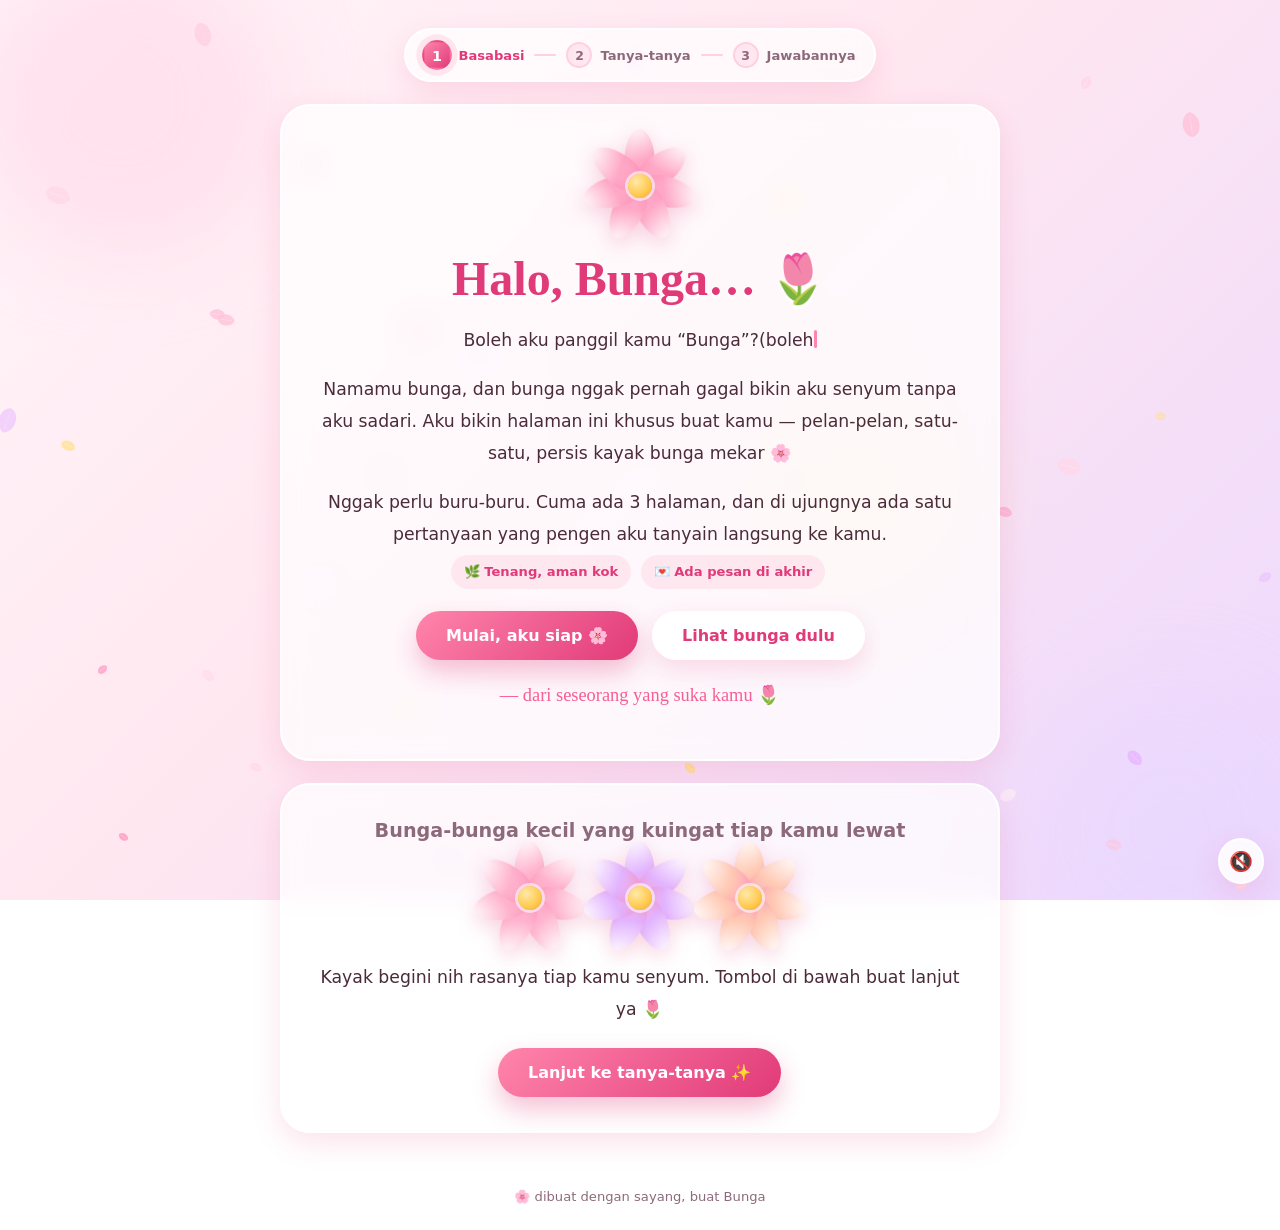
<file: index.html>
<!DOCTYPE html>
<html lang="id">
<head>
<meta charset="UTF-8">
<meta name="viewport" content="width=device-width, initial-scale=1">
<title>Untuk Bunga 🌸 — Halo, kamu ada di sini</title>
<meta name="description" content="Sebuah pesan kecil bunga-bunga untuk Bunga.">
<link rel="icon" href="data:image/svg+xml,<svg xmlns='http://www.w3.org/2000/svg' viewBox='0 0 100 100'><text y='.9em' font-size='90'>🌸</text></svg>">
<link rel="stylesheet" href="assets/css/style.css">
</head>
<body>

<canvas id="petal-canvas"></canvas>
<div class="bg-blooms" id="hearts">
  <div class="blob"></div><div class="blob"></div><div class="blob"></div>
</div>

<div class="page">

  <!-- LANGKAH -->
  <div class="steps">
    <div class="step active"><span class="dot">1</span><span>Basabasi</span></div>
    <div class="step-line"></div>
    <div class="step"><span class="dot">2</span><span>Tanya-tanya</span></div>
    <div class="step-line"></div>
    <div class="step"><span class="dot">3</span><span>Jawabannya</span></div>
  </div>

  <div class="card">
    <div data-flower style="--fsize:110px; margin:0 auto 18px"></div>

    <h1 class="title">Halo, Bunga… 🌷</h1>

    <p class="text typed" data-type="Boleh aku panggil kamu “Bunga”?(boleh banget 🙈) Aku nggak suka bunga yang dipetik, lho."></p>

    <p class="text">
      Namamu bunga, dan bunga nggak pernah gagal bikin aku senyum
      tanpa aku sadari. Aku bikin halaman ini khusus buat kamu — pelan-pelan,
      satu-satu, persis kayak bunga mekar 🌸
    </p>

    <p class="text">
      Nggak perlu buru-buru. Cuma ada 3 halaman, dan di ujungnya ada satu
      pertanyaan yang pengen aku tanyain langsung ke kamu.
      <span class="chip">🌿 Tenang, aman kok</span>
      <span class="chip">💌 Ada pesan di akhir</span>
    </p>

    <div class="btn-row">
      <a class="btn" href="pertanyaan.html">Mulai, aku siap 🌸</a>
      <a class="btn soft" href="#bunga">Lihat bunga dulu</a>
    </div>

    <p class="signature" style="margin-top:24px">— dari seseorang yang suka kamu 🌷</p>
  </div>

  <div class="card" id="bunga">
    <h2 class="subtitle">Bunga-bunga kecil yang kuingat tiap kamu lewat</h2>
    <div style="display:flex;justify-content:center;gap:18px;flex-wrap:wrap;margin-top:10px">
      <div data-flower style="--fsize:86px; --pc:#ffb3cd"></div>
      <div data-flower style="--fsize:64px; --pc:#e2b3ff; animation-delay:.3s"></div>
      <div data-flower style="--fsize:100px; --pc:#ffc9b3; animation-delay:.6s"></div>
    </div>
    <p class="text" style="margin-top:18px">
      Kayak begini nih rasanya tiap kamu senyum. Tombol di bawah buat lanjut ya 🌷
    </p>
    <div class="btn-row">
      <a class="btn" href="pertanyaan.html">Lanjut ke tanya-tanya ✨</a>
    </div>
  </div>

</div>

<footer>🌸 dibuat dengan sayang, buat Bunga</footer>
<button class="sound-btn" id="soundBtn" title="Putar suara lembut">🔇</button>

<script src="assets/js/bunga.js"></script>
<script src="assets/js/main.js"></script>
</body>
</html>
</file>
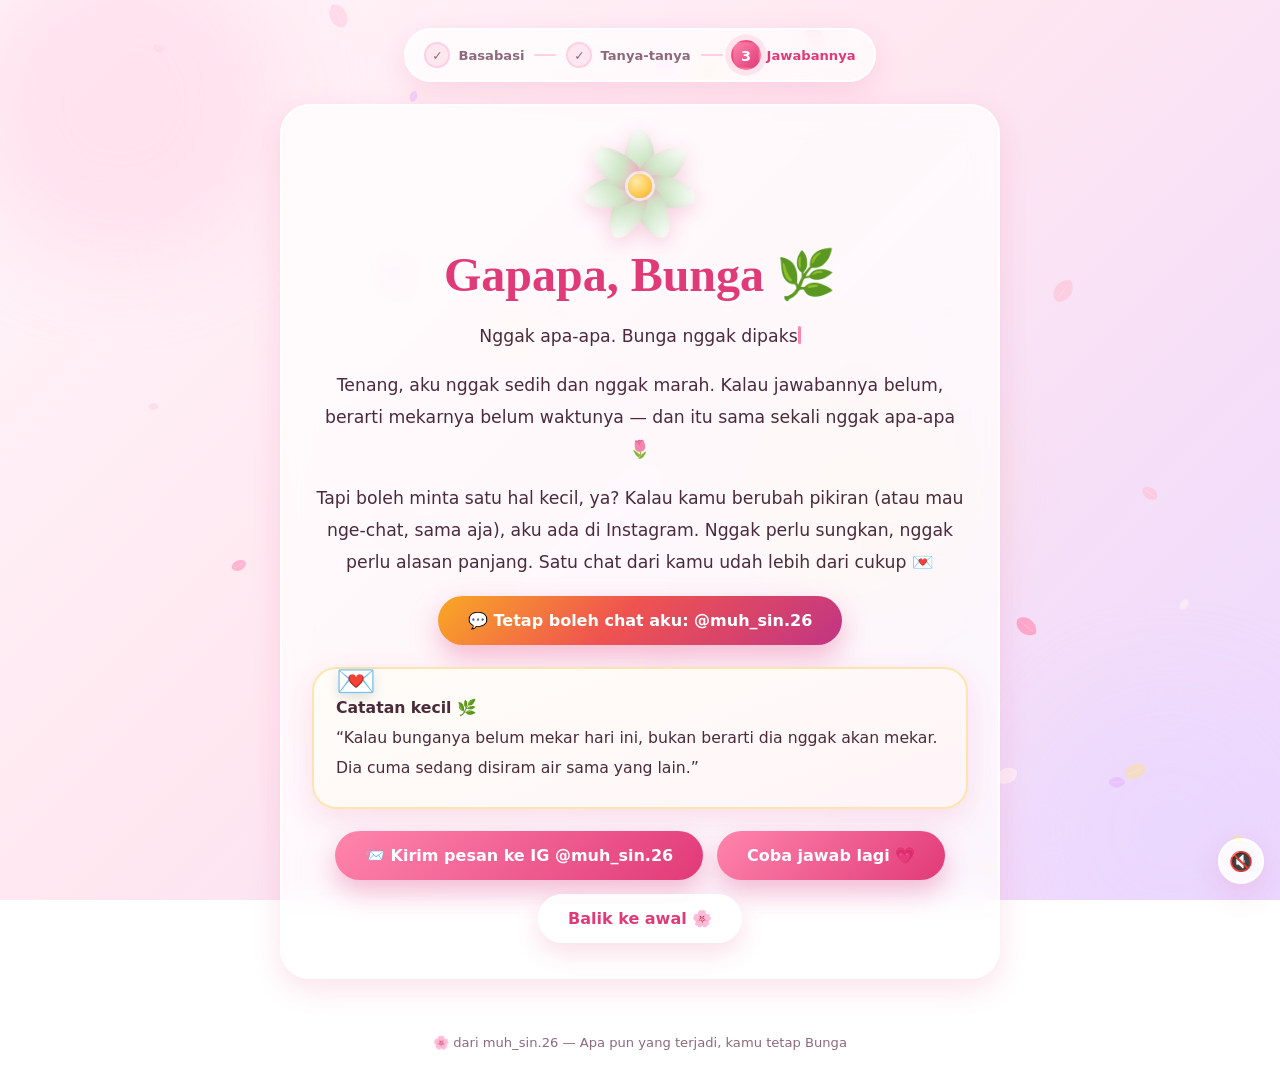
<file: belum.html>
<!DOCTYPE html>
<html lang="id">
<head>
<meta charset="UTF-8">
<meta name="viewport" content="width=device-width, initial-scale=1">
<title>Gapapa, Bunga 🌿</title>
<link rel="icon" href="data:image/svg+xml,<svg xmlns='http://www.w3.org/2000/svg' viewBox='0 0 100 100'><text y='.9em' font-size='90'>🌿</text></svg>">
<link rel="stylesheet" href="assets/css/style.css">
</head>
<body>

<canvas id="petal-canvas"></canvas>
<div class="bg-blooms" id="hearts">
  <div class="blob"></div><div class="blob"></div><div class="blob"></div>
</div>

<div class="page">

  <div class="steps">
    <div class="step"><span class="dot">✓</span><span>Basabasi</span></div>
    <div class="step-line"></div>
    <div class="step"><span class="dot">✓</span><span>Tanya-tanya</span></div>
    <div class="step-line"></div>
    <div class="step active"><span class="dot">3</span><span>Jawabannya</span></div>
  </div>

  <div class="card">
    <div data-flower style="--fsize:90px; --pc:#cfe7c8; margin:0 auto 14px"></div>

    <h1 class="title">Gapapa, Bunga 🌿</h1>

    <p class="text typed" data-type="Nggak apa-apa. Bunga nggak dipaksa mekar, dan aku nggak akan maksa kamu."></p>

    <p class="text">
      Tenang, aku nggak sedih dan nggak marah. Kalau jawabannya belum,
      berarti mekarnya belum waktunya — dan itu sama sekali nggak apa-apa 🌷
    </p>

    <p class="text">
      Tapi boleh minta satu hal kecil, ya? Kalau kamu berubah pikiran
      (atau mau nge-chat, sama aja), aku ada di Instagram. Nggak perlu sungkan,
      nggak perlu alasan panjang. Satu chat dari kamu udah lebih dari cukup 💌
    </p>

    <a class="btn ig" href="https://instagram.com/muh_sin.26" target="_blank" rel="noopener">
      💬 Tetap boleh chat aku: @muh_sin.26
    </a>

    <div class="letter">
      <b>Catatan kecil 🌿</b><br>
      “Kalau bunganya belum mekar hari ini, bukan berarti dia nggak akan mekar.<br>
      Dia cuma sedang disiram air sama yang lain.”
    </div>

    <div class="btn-row">
      <a class="btn" href="pesan.html?j=belum">📨 Kirim pesan ke IG @muh_sin.26</a>
      <a class="btn" href="janji.html">Coba jawab lagi 💗</a>
      <a class="btn soft" href="index.html">Balik ke awal 🌸</a>
    </div>
  </div>

</div>

<footer>🌸 dari muh_sin.26 — Apa pun yang terjadi, kamu tetap Bunga</footer>
<button class="sound-btn" id="soundBtn" title="Putar suara lembut">🔇</button>

<script src="assets/js/bunga.js"></script>
<script src="assets/js/main.js"></script>
</body>
</html>
</file>
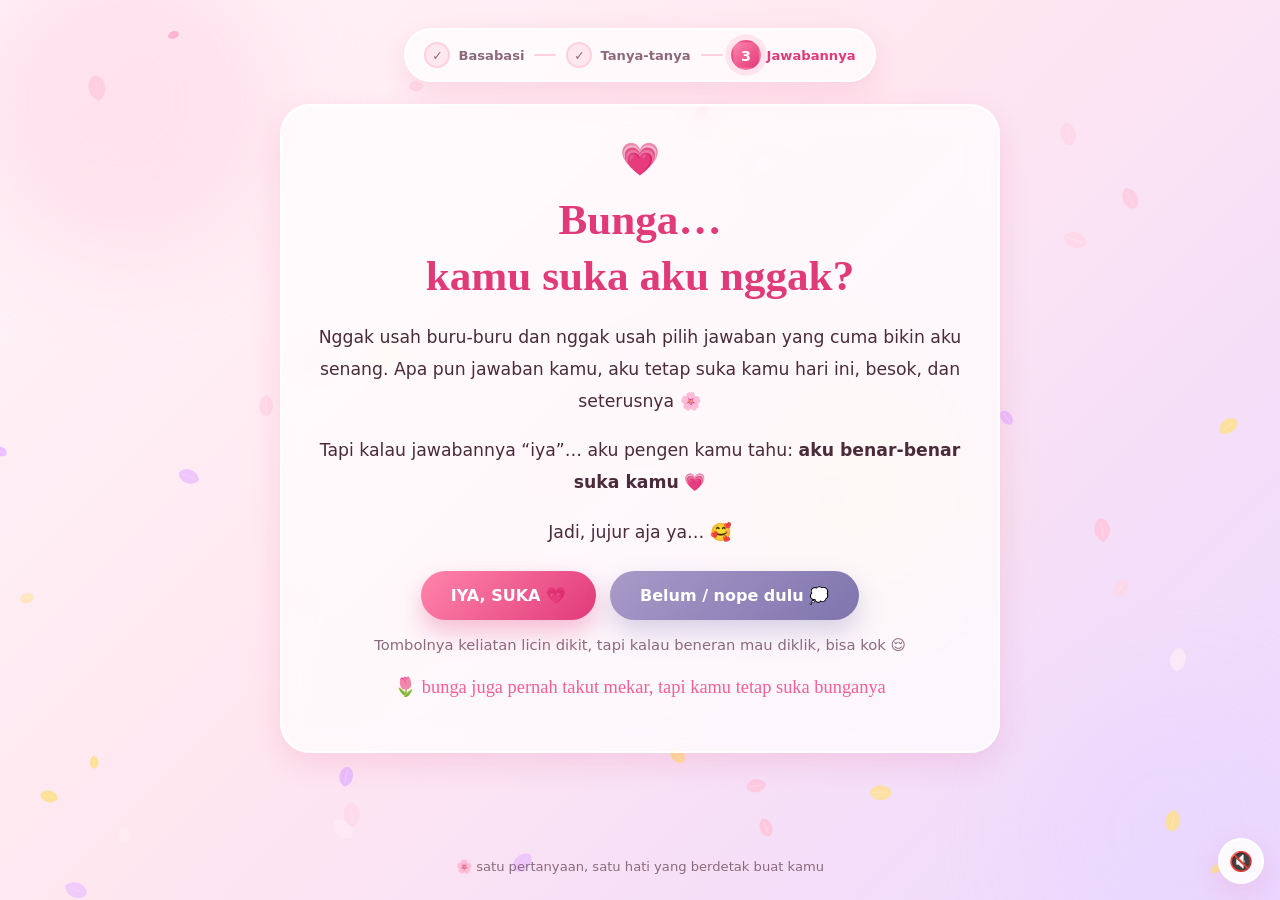
<file: janji.html>
<!DOCTYPE html>
<html lang="id">
<head>
<meta charset="UTF-8">
<meta name="viewport" content="width=device-width, initial-scale=1">
<title>Bunga, aku suka kamu 💗</title>
<link rel="icon" href="data:image/svg+xml,<svg xmlns='http://www.w3.org/2000/svg' viewBox='0 0 100 100'><text y='.9em' font-size='90'>💗</text></svg>">
<link rel="stylesheet" href="assets/css/style.css">
</head>
<body>

<canvas id="petal-canvas"></canvas>
<div class="bg-blooms" id="hearts">
  <div class="blob"></div><div class="blob"></div><div class="blob"></div>
</div>

<div class="page">

  <div class="steps">
    <div class="step"><span class="dot">✓</span><span>Basabasi</span></div>
    <div class="step-line"></div>
    <div class="step"><span class="dot">✓</span><span>Tanya-tanya</span></div>
    <div class="step-line"></div>
    <div class="step active"><span class="dot">3</span><span>Jawabannya</span></div>
  </div>

  <div class="card">
    <div style="font-size:2rem" class="glow"><span id="heartCounter">💗</span></div>

    <h1 class="big-question" style="margin:14px 0 18px">
      Bunga…<br>kamu suka aku nggak?
    </h1>

    <p class="text">
      Nggak usah buru-buru dan nggak usah pilih jawaban yang cuma bikin
      aku senang. Apa pun jawaban kamu, aku tetap suka kamu hari ini,
      besok, dan seterusnya 🌸
    </p>

    <p class="text">
      Tapi kalau jawabannya “iya”… aku pengen kamu tahu:
      <b>aku benar-benar suka kamu</b> 💗
    </p>

    <p class="text">Jadi, jujur aja ya… 🥰</p>

    <div class="btn-row">
      <a class="btn" href="ya.html">IYA, SUKA 💗</a>
      <button class="btn danger" id="noBtn">Belum / nope dulu 💭</button>
    </div>

    <p class="confetti-note" id="joke">Tombolnya keliatan licin dikit, tapi kalau beneran mau diklik, bisa kok 😌</p>

    <p class="signature" style="margin-top:20px">
      🌷 bunga juga pernah takut mekar, tapi kamu tetap suka bunganya
    </p>
  </div>

</div>

<footer>🌸 satu pertanyaan, satu hati yang berdetak buat kamu</footer>
<button class="sound-btn" id="soundBtn" title="Putar suara lembut">🔇</button>

<script src="assets/js/bunga.js"></script>
<script src="assets/js/main.js"></script>
</body>
</html>
</file>
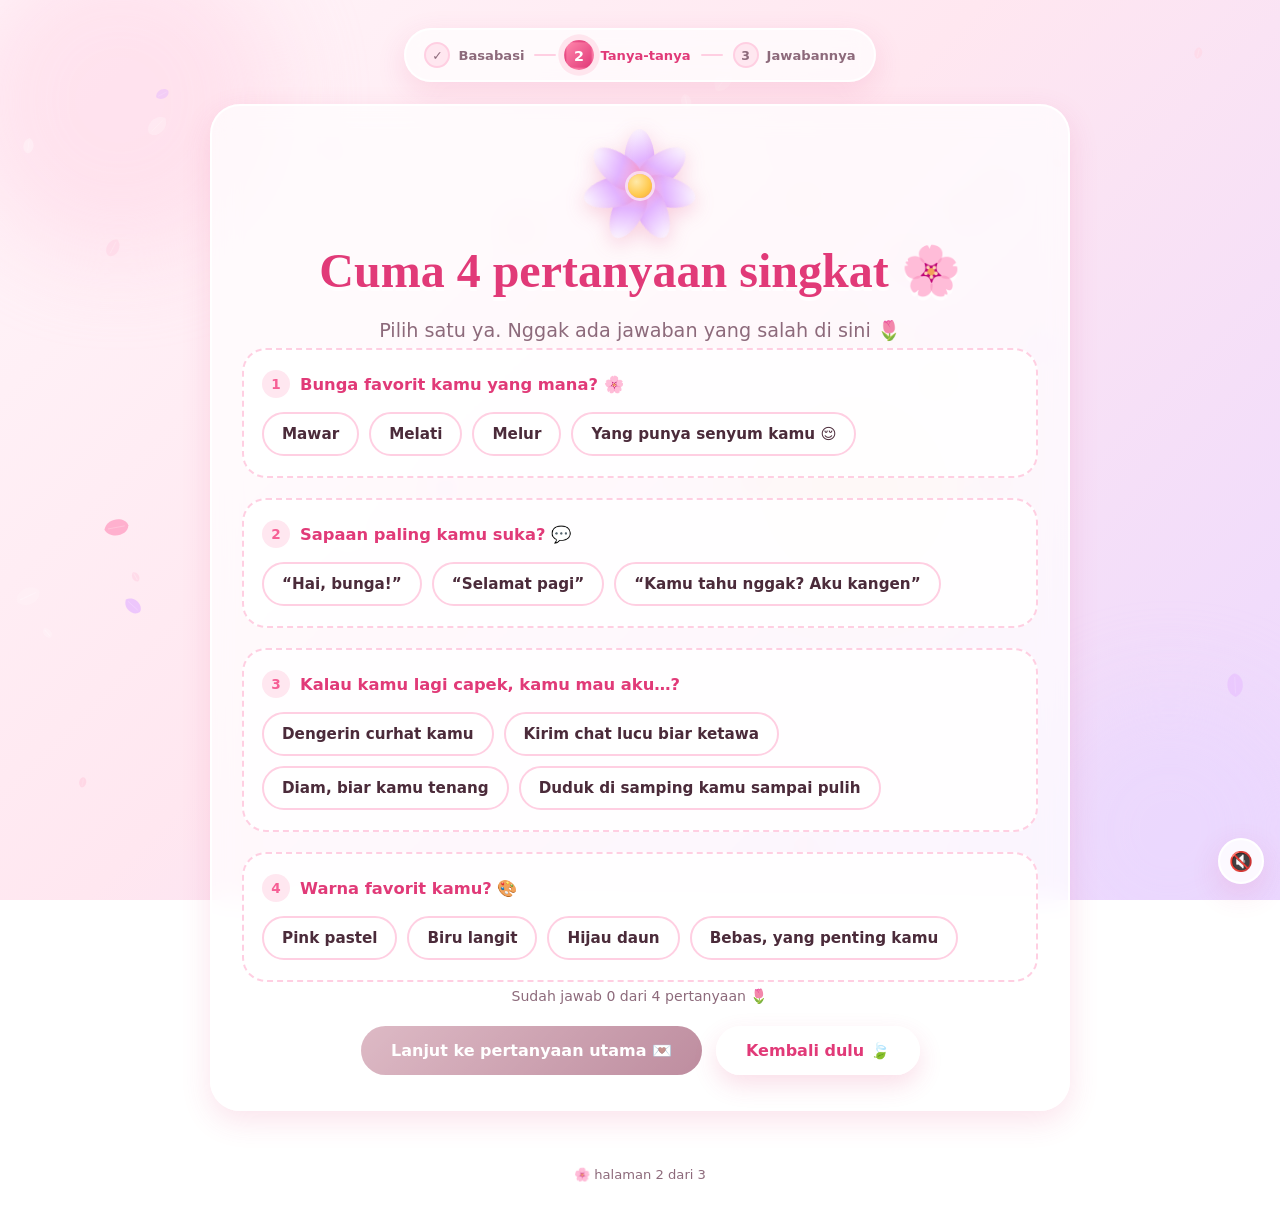
<file: pertanyaan.html>
<!DOCTYPE html>
<html lang="id">
<head>
<meta charset="UTF-8">
<meta name="viewport" content="width=device-width, initial-scale=1">
<title>Tanya-tanya singkat 🌷</title>
<link rel="icon" href="data:image/svg+xml,<svg xmlns='http://www.w3.org/2000/svg' viewBox='0 0 100 100'><text y='.9em' font-size='90'>🌸</text></svg>">
<link rel="stylesheet" href="assets/css/style.css">
</head>
<body>

<canvas id="petal-canvas"></canvas>
<div class="bg-blooms" id="hearts">
  <div class="blob"></div><div class="blob"></div><div class="blob"></div>
</div>

<div class="page">

  <div class="steps">
    <div class="step"><span class="dot">✓</span><span>Basabasi</span></div>
    <div class="step-line"></div>
    <div class="step active"><span class="dot">2</span><span>Tanya-tanya</span></div>
    <div class="step-line"></div>
    <div class="step"><span class="dot">3</span><span>Jawabannya</span></div>
  </div>

  <div class="card wide">
    <div data-flower style="--fsize:74px; --pc:#e2b3ff; margin:0 auto 10px"></div>
    <h1 class="title">Cuma 4 pertanyaan singkat 🌸</h1>
    <p class="subtitle">Pilih satu ya. Nggak ada jawaban yang salah di sini 🌷</p>

    <div class="q-list">

      <div class="q-block" data-q="bunga">
        <div class="q-title"><span class="q-num">1</span> Bunga favorit kamu yang mana? 🌸</div>
        <div class="options">
          <button class="opt">Mawar</button>
          <button class="opt">Melati</button>
          <button class="opt">Melur</button>
          <button class="opt">Yang punya senyum kamu 😌</button>
        </div>
      </div>

      <div class="q-block" data-q="sapaan">
        <div class="q-title"><span class="q-num">2</span> Sapaan paling kamu suka? 💬</div>
        <div class="options">
          <button class="opt">“Hai, bunga!”</button>
          <button class="opt">“Selamat pagi”</button>
          <button class="opt">“Kamu tahu nggak? Aku kangen”</button>
        </div>
      </div>

      <div class="q-block" data-q="capek">
        <div class="q-title"><span class="q-num">3</span> Kalau kamu lagi capek, kamu mau aku…?</div>
        <div class="options">
          <button class="opt">Dengerin curhat kamu</button>
          <button class="opt">Kirim chat lucu biar ketawa</button>
          <button class="opt">Diam, biar kamu tenang</button>
          <button class="opt">Duduk di samping kamu sampai pulih</button>
        </div>
      </div>

      <div class="q-block" data-q="warna">
        <div class="q-title"><span class="q-num">4</span> Warna favorit kamu? 🎨</div>
        <div class="options">
          <button class="opt">Pink pastel</button>
          <button class="opt">Biru langit</button>
          <button class="opt">Hijau daun</button>
          <button class="opt">Bebas, yang penting kamu</button>
        </div>
      </div>

    </div>

    <p class="progress-note" id="progressNote">Sudah dijawab 0 dari 4 pertanyaan 🌷</p>

    <div class="btn-row">
      <button class="btn" id="nextBtn" disabled>Lanjut ke pertanyaan utama 💌</button>
      <a class="btn soft" href="index.html">Kembali dulu 🍃</a>
    </div>
  </div>

</div>

<footer>🌸 halaman 2 dari 3</footer>
<button class="sound-btn" id="soundBtn" title="Putar suara lembut">🔇</button>

<script src="assets/js/bunga.js"></script>
<script src="assets/js/main.js"></script>
</body>
</html>
</file>
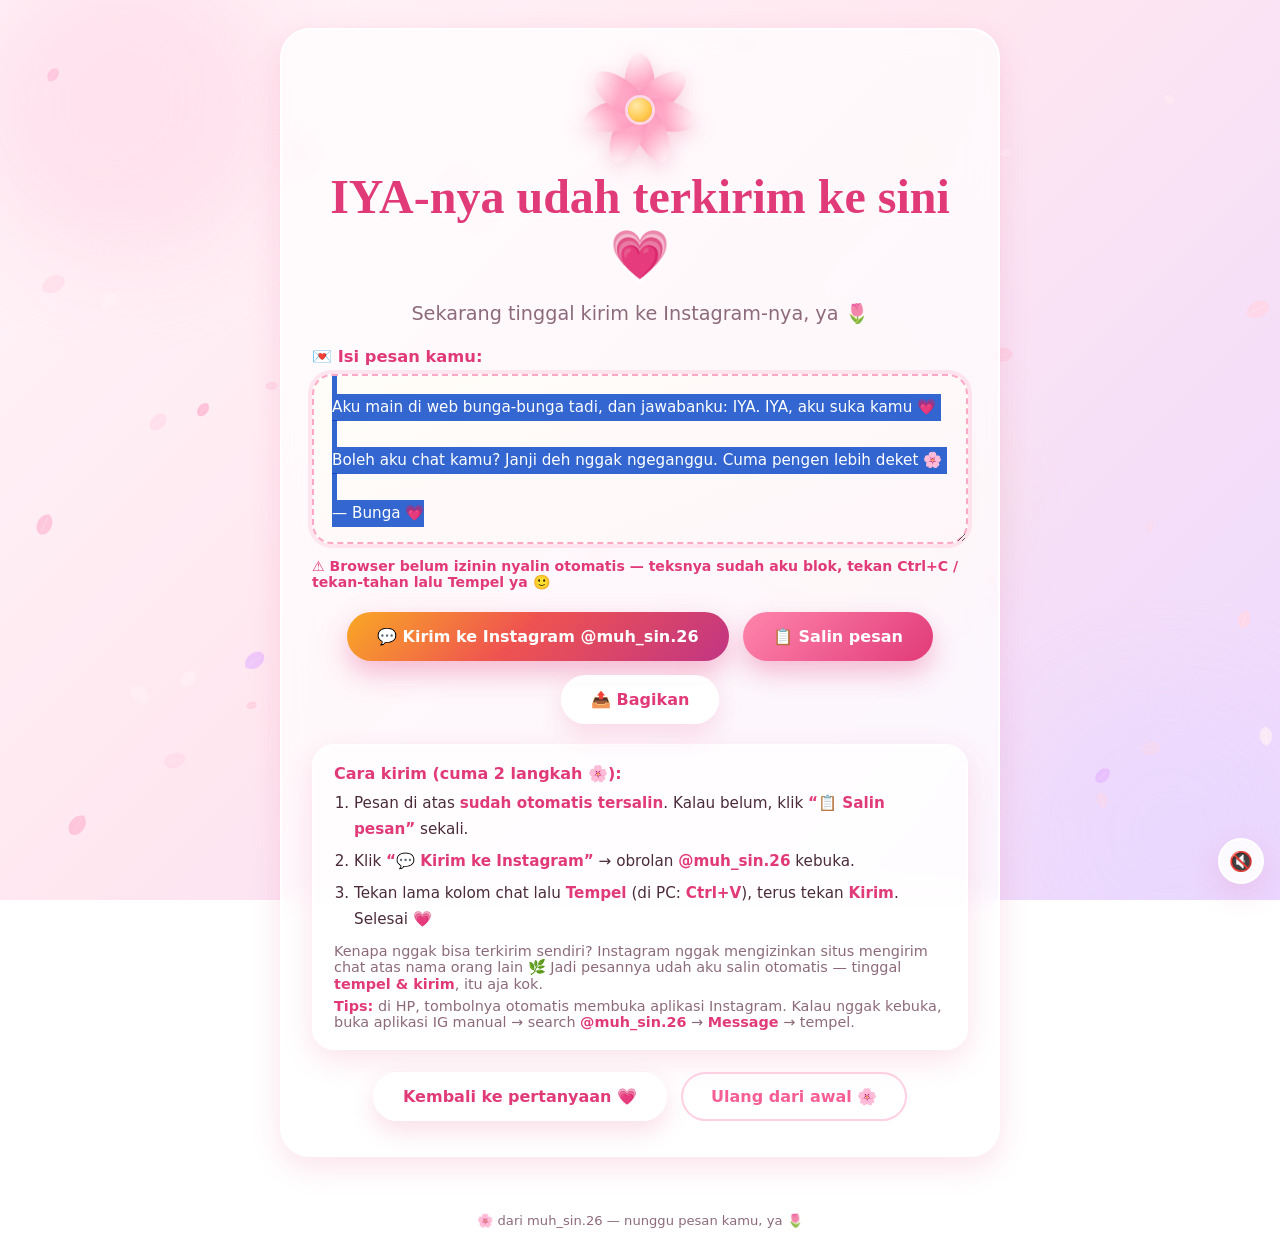
<file: pesan.html>
<!DOCTYPE html>
<html lang="id">
<head>
<meta charset="UTF-8">
<meta name="viewport" content="width=device-width, initial-scale=1">
<title>Pesannya sudah siap, Bunga 💌</title>
<link rel="icon" href="data:image/svg+xml,<svg xmlns='http://www.w3.org/2000/svg' viewBox='0 0 100 100'><text y='.9em' font-size='90'>💌</text></svg>">
<link rel="stylesheet" href="assets/css/style.css">
</head>
<body>

<canvas id="petal-canvas"></canvas>
<div class="bg-blooms" id="hearts">
  <div class="blob"></div><div class="blob"></div><div class="blob"></div>
</div>

<div class="page">

  <div class="card">
    <div data-flower style="--fsize:78px; margin:0 auto 12px"></div>
    <h1 class="title" id="judul">Pesannya sudah siap 💌</h1>
    <p class="subtitle" id="subjudul">Tinggal kirim ke Instagram ya 🌷</p>

    <div class="msg-wrap">
      <label class="q-title" for="msgBox" style="margin-bottom:8px">💌 Isi pesan kamu:</label>
      <textarea class="msg-box" id="msgBox" spellcheck="false"></textarea>
      <div class="copy-status" id="copyStatus">⏳ Menyiapkan pesan…</div>
    </div>

    <div class="btn-row">
      <a class="btn ig" id="igBtn" href="https://ig.me/muh_sin.26" target="_blank" rel="noopener">
        💬 Kirim ke Instagram @muh_sin.26
      </a>
      <button class="btn" id="copyBtn">📋 Salin pesan</button>
      <button class="btn soft" id="shareBtn" hidden>📤 Bagikan</button>
    </div>

    <div class="how">
      <b>Cara kirim (cuma 2 langkah 🌸):</b>
      <ol style="padding-left:20px; margin:8px 0 0">
        <li>Pesan di atas <b>sudah otomatis tersalin</b>. Kalau belum, klik <b>“📋 Salin pesan”</b> sekali.</li>
        <li>Klik <b>“💬 Kirim ke Instagram”</b> → obrolan <b>@muh_sin.26</b> kebuka.</li>
        <li>Tekan lama kolom chat lalu <b>Tempel</b> (di PC: <b>Ctrl+V</b>), terus tekan <b>Kirim</b>. Selesai 💗</li>
      </ol>
      <p style="margin:10px 0 0; font-size:.9rem; color:var(--muted)">
        Kenapa nggak bisa terkirim sendiri? Instagram nggak mengizinkan situs mengirim
        chat atas nama orang lain 🌿 Jadi pesannya udah aku salin otomatis — tinggal
        <b>tempel &amp; kirim</b>, itu aja kok.
      </p>
      <p style="margin:6px 0 0; font-size:.9rem; color:var(--muted)">
        <b>Tips:</b> di HP, tombolnya otomatis membuka aplikasi Instagram. Kalau nggak kebuka,
        buka aplikasi IG manual → search <b>@muh_sin.26</b> → <b>Message</b> → tempel.
      </p>
    </div>

    <div class="btn-row">
      <a class="btn soft" href="janji.html">Kembali ke pertanyaan 💗</a>
      <a class="btn ghost" href="index.html">Ulang dari awal 🌸</a>
    </div>
  </div>

</div>

<footer>🌸 dari muh_sin.26 — nunggu pesan kamu, ya 🌷</footer>
<button class="sound-btn" id="soundBtn" title="Putar suara lembut">🔇</button>

<script src="assets/js/bunga.js"></script>
<script src="assets/js/main.js"></script>
<script>
(function () {
  /* ---------- Ambil jawaban dari halaman sebelumnya ---------- */
  const params = new URLSearchParams(window.location.search);
  const jwb = (params.get("j") || "").toLowerCase();       // "ya" atau "belum"
  const keys = ["bunga", "sapaan", "capek", "warna"];
  const labels = {
    bunga: "Bunga favorit aku",
    sapaan: "Sapaan paling aku suka",
    capek: "Kalau aku capek, aku mau",
    warna: "Warna favorit aku",
  };

  let answers = [];
  try {
    keys.forEach((k) => {
      const v = localStorage.getItem("bq_" + k);
      if (v) answers.push("• " + labels[k] + ": " + v);
    });
  } catch (_) {}

  /* ---------- Susun pesan ---------- */
  const yes = jwb !== "belum";
  const judul = document.getElementById("judul");
  const sub = document.getElementById("subjudul");
  const box = document.getElementById("msgBox");
  const status = document.getElementById("copyStatus");

  if (yes) {
    judul.textContent = "IYA-nya udah terkirim ke sini 💗";
    sub.textContent = "Sekarang tinggal kirim ke Instagram-nya, ya 🌷";
  } else {
    judul.textContent = "Oke, nggak apa-apa 🌿";
    sub.textContent = "Kalau kamu mau bilang sesuatu, ini pesannya ✨";
  }

  const isi = [
    "Halo, Muh Sin! 💐",
    "",
    yes
      ? "Aku main di web bunga-bunga tadi, dan jawabanku: IYA. IYA, aku suka kamu 💗"
      : "Aku main di web bunga-bunga tadi. Jawabanku belum dulu ya, mohon maaf 🌿",
    "",
    answers.length ? "Jawaban aku:" : "",
    answers.length ? answers.join("\n") : "",
    answers.length ? "" : "",
    yes
      ? "Boleh aku chat kamu? Janji deh nggak ngeganggu. Cuma pengen lebih deket 🌸"
      : "Kalau kamu berubah pikiran (atau mau Friend-zone dulu juga boleh), aku tetap di sini 🌷",
    "",
    "— Bunga 💗",
  ].join("\n");

  box.value = isi.replace(/\n{3,}/g, "\n\n").trim();
  try { localStorage.setItem("bq_pesan", box.value); } catch (_) {}

  /* ---------- Alamat Instagram ---------- */
  const IG_USER = "muh_sin.26";
  const IG_LINK = "https://ig.me/" + IG_USER;

  /* ---------- Salin otomatis ---------- */
  let copied = false;

  function setStatus(text, cls) {
    status.textContent = text;
    status.className = "copy-status" + (cls ? " " + cls : "");
  }

  function copyText(t) {
    if (navigator.clipboard && window.isSecureContext) {
      return navigator.clipboard.writeText(t);
    }
    return new Promise((resolve, reject) => {
      try {
        box.focus();
        box.setSelectionRange(0, t.length);
        document.execCommand("copy") ? resolve() : reject();
      } catch (_) {
        reject();
      }
    });
  }

  function copyNow(auto) {
    return copyText(box.value)
      .then(() => {
        copied = true;
        setStatus(
          auto
            ? "✅ Pesan sudah tersalin! Sekarang tinggal kirim ke IG ya 💗"
            : "✅ Tersalin! Tempel di obrolan @muh_sin.26 ya 🌷",
          "ok"
        );
      })
      .catch(() => {
        // blokir browser -> tampilkan blok teks biar tinggal Ctrl+C / tekan-tahan
        try {
          box.focus();
          box.setSelectionRange(0, box.value.length);
        } catch (_) {}
        setStatus(
          "⚠️ Browser belum izinin nyalin otomatis — teksnya sudah aku blok, tekan Ctrl+C / tekan-tahan lalu Tempel ya 🙂",
          "warn"
        );
      });
  }

  setTimeout(() => copyNow(true), 400);
  // beberapa browser baru mau izin nyalin setelah interaksi pertama -> coba diam-diam
  ["pointerdown", "keydown"].forEach((ev) =>
    document.addEventListener(ev, function once() {
      if (copied) return;
      copyNow(true);
      document.removeEventListener(ev, once);
    }, { once: true })
  );

  document.getElementById("copyBtn").addEventListener("click", () => copyNow(false));

  /* ---------- Kirim ke Instagram (salin + buka chat) ---------- */
  const igBtn = document.getElementById("igBtn");
  igBtn.href = IG_LINK;
  igBtn.addEventListener("click", () => {
    // jangan preventDefault: link-nya tetap kebuka walau JS gagal
    igBtn.setAttribute("aria-busy", "true");
    copyNow(true);
    setTimeout(() => igBtn.removeAttribute("aria-busy"), 1200);
  });

  

  /* ---------- Bagikan (share sheet HP, bisa pilih Instagram) ---------- */
  const shareBtn = document.getElementById("shareBtn");
  if (navigator.share) {
    shareBtn.hidden = false;
    shareBtn.addEventListener("click", () => {
      copyNow(true);
      navigator
        .share({
          title: "Pesan untuk Muh Sin",
          text: box.value,
        })
        .catch(() => {});
    });
  }
})();
</script>
</body>
</html>
</file>
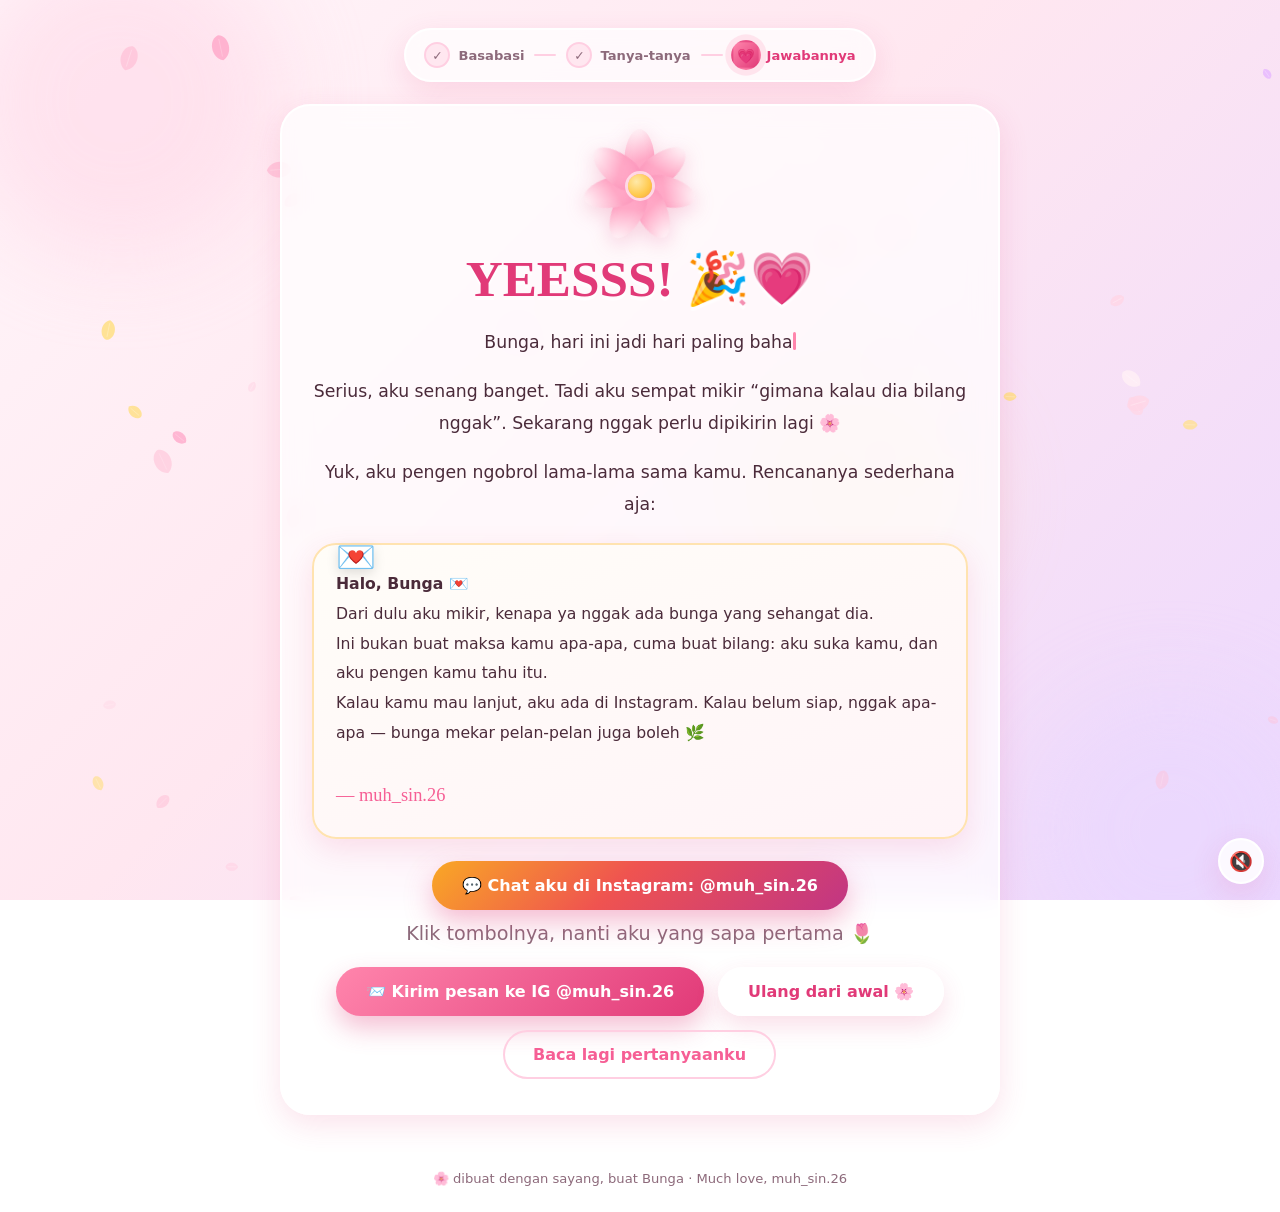
<file: ya.html>
<!DOCTYPE html>
<html lang="id">
<head>
<meta charset="UTF-8">
<meta name="viewport" content="width=device-width, initial-scale=1">
<title>YEESSS! Bunga, aku suka kamu juga 💗</title>
<link rel="icon" href="data:image/svg+xml,<svg xmlns='http://www.w3.org/2000/svg' viewBox='0 0 100 100'><text y='.9em' font-size='90'>🎉</text></svg>">
<link rel="stylesheet" href="assets/css/style.css">
</head>
<body>

<canvas id="petal-canvas"></canvas>
<div id="confetti"></div>
<div class="bg-blooms" id="hearts">
  <div class="blob"></div><div class="blob"></div><div class="blob"></div>
</div>

<div class="page">

  <div class="steps">
    <div class="step"><span class="dot">✓</span><span>Basabasi</span></div>
    <div class="step-line"></div>
    <div class="step"><span class="dot">✓</span><span>Tanya-tanya</span></div>
    <div class="step-line"></div>
    <div class="step active"><span class="dot">💗</span><span>Jawabannya</span></div>
  </div>

  <div class="card">
    <div data-flower style="--fsize:120px; margin:0 auto 16px"></div>

    <h1 class="title" style="font-size:clamp(2rem,6vw,3.2rem)">YEESSS! 🎉💗</h1>

    <p class="text typed" data-type="Bunga, hari ini jadi hari paling bahagia buat aku 💗"></p>

    <p class="text">
      Serius, aku senang banget. Tadi aku sempat mikir “gimana kalau dia bilang nggak”.
      Sekarang nggak perlu dipikirin lagi 🌸
    </p>

    <p class="text">
      Yuk, aku pengen ngobrol lama-lama sama kamu. Rencananya sederhana aja:
    </p>


    <div class="letter">
      <b>Halo, Bunga 💌</b><br>
      Dari dulu aku mikir, kenapa ya nggak ada bunga yang sehangat dia.<br>
      Ini bukan buat maksa kamu apa-apa, cuma buat bilang: aku suka kamu,
      dan aku pengen kamu tahu itu.<br>
      Kalau kamu mau lanjut, aku ada di Instagram. Kalau belum siap, nggak apa-apa —
      bunga mekar pelan-pelan juga boleh 🌿<br><br>
      <span class="signature">— muh_sin.26</span>
    </div>

    <a class="btn ig" style="margin-top:22px" href="https://instagram.com/muh_sin.26" target="_blank" rel="noopener">
      💬 Chat aku di Instagram: @muh_sin.26
    </a>

    <p class="subtitle" style="margin-top:12px">Klik tombolnya, nanti aku yang sapa pertama 🌷</p>

    <div class="btn-row">
      <a class="btn" href="pesan.html?j=ya">📨 Kirim pesan ke IG @muh_sin.26</a>
      <a class="btn soft" href="index.html">Ulang dari awal 🌸</a>
      <a class="btn ghost" href="janji.html">Baca lagi pertanyaanku</a>
    </div>
  </div>

</div>

<footer>🌸 dibuat dengan sayang, buat Bunga · Much love, muh_sin.26</footer>
<button class="sound-btn" id="soundBtn" title="Putar suara lembut">🔇</button>

<script src="assets/js/bunga.js"></script>
<script src="assets/js/main.js"></script>
</body>
</html>
</file>
<file: assets/css/style.css>
/* ============================================
   🌸 Website "Bunga" — tema bunga animatif
   ============================================ */

/* ---------- Variabel ---------- */
:root {
  --pink-50: #fff6fa;
  --pink-100: #ffe7f0;
  --pink-200: #ffcfe2;
  --pink-300: #ffa8c6;
  --pink-400: #ff85ac;
  --pink-500: #f65f95;
  --rose-600: #e13a78;
  --violet: #b678c9;
  --lilac: #e7d6ff;
  --leaf: #7fb77e;
  --ink: #4b2b3a;
  --muted: #8d6a7b;
  --white: #ffffff;

  --grad-soft: linear-gradient(135deg, #fff6fa 0%, #ffe7f0 45%, #ecd8ff 100%);
  --grad-pink: linear-gradient(135deg, #ff85ac 0%, #e13a78 100%);
  --shadow-soft: 0 18px 45px rgba(225, 58, 120, 0.18);
  --shadow-card: 0 10px 30px rgba(225, 58, 120, 0.14);

  --font-body: "Segoe UI", "Trebuchet MS", system-ui, -apple-system, sans-serif;
  --font-display: "Segoe Script", "Brush Script MT", "Trebuchet MS", cursive;
}

* { box-sizing: border-box; }

html, body { height: 100%; }

body {
  margin: 0;
  font-family: var(--font-body);
  color: var(--ink);
  background: var(--grad-soft);
  background-attachment: fixed;
  min-height: 100vh;
  overflow-x: hidden;
  display: flex;
  flex-direction: column;
  align-items: center;
  -webkit-font-smoothing: antialiased;
}

/* ---------- Lapisan animate umum ---------- */
#petal-canvas {
  position: fixed;
  inset: 0;
  width: 100%;
  height: 100%;
  pointer-events: none;
  z-index: 1;
}

.bg-blooms {
  position: fixed;
  inset: 0;
  z-index: 0;
  pointer-events: none;
  overflow: hidden;
}

.bg-blooms .blob {
  position: absolute;
  border-radius: 50%;
  filter: blur(45px);
  opacity: 0.45;
  animation: blobFloat 16s ease-in-out infinite alternate;
}
.bg-blooms .blob:nth-child(1) {
  width: 320px; height: 320px; background: var(--pink-200);
  top: -60px; left: -40px;
}
.bg-blooms .blob:nth-child(2) {
  width: 280px; height: 280px; background: var(--lilac);
  bottom: -70px; right: -30px;
  animation-delay: -4s;
}
.bg-blooms .blob:nth-child(3) {
  width: 240px; height: 240px; background: #fff0b8;
  top: 42%; left: 58%;
  animation-delay: -8s;
  opacity: 0.3;
}

@keyframes blobFloat {
  from { transform: translate3d(0, 0, 0) scale(1); }
  to   { transform: translate3d(40px, -35px, 0) scale(1.12); }
}

/* ---------- Layout ---------- */
.page {
  position: relative;
  z-index: 2;
  width: 100%;
  max-width: 940px;
  padding: 28px 18px 40px;
  display: flex;
  flex-direction: column;
  align-items: center;
  gap: 22px;
  flex: 1;
}

.card {
  width: 100%;
  max-width: 720px;
  background: rgba(255, 255, 255, 0.72);
  backdrop-filter: blur(14px);
  -webkit-backdrop-filter: blur(14px);
  border: 2px solid rgba(255, 255, 255, 0.9);
  border-radius: 30px;
  box-shadow: var(--shadow-card);
  padding: 34px 30px;
  text-align: center;
  animation: riseIn 0.9s cubic-bezier(0.22, 1, 0.36, 1) both;
}

.card.wide { max-width: 860px; }

/* animasi masuk */
@keyframes riseIn {
  from { opacity: 0; transform: translateY(26px) scale(0.97); }
  to   { opacity: 1; transform: none; }
}

.fade-out {
  animation: fadeOut 0.45s ease forwards;
}
@keyframes fadeOut {
  to { opacity: 0; transform: translateY(-14px); }
}

/* ---------- Tipografi ---------- */
h1, h2, h3 { margin: 0 0 12px; }

.title {
  font-family: var(--font-display);
  font-size: clamp(1.9rem, 5.2vw, 3rem);
  line-height: 1.2;
  color: var(--rose-600);
  text-shadow: 0 4px 0 rgba(255, 255, 255, 0.65);
}

.subtitle {
  font-size: clamp(1rem, 2.6vw, 1.2rem);
  color: var(--muted);
  margin-bottom: 6px;
}

.text {
  font-size: clamp(0.98rem, 2.5vw, 1.08rem);
  line-height: 1.85;
  color: var(--ink);
}

.typed { min-height: 1.85em; }

.caret {
  display: inline-block;
  width: 3px;
  height: 1.05em;
  background: var(--pink-400);
  vertical-align: -0.15em;
  border-radius: 2px;
  animation: blink 0.9s steps(2, start) infinite;
}
@keyframes blink { 50% { opacity: 0; } }

.signature {
  font-family: var(--font-display);
  color: var(--pink-500);
  font-size: 1.15rem;
}

.emoji-flower { font-size: 1.6rem; }

/* ---------- Tombol ---------- */
.btn-row {
  display: flex;
  flex-wrap: wrap;
  gap: 14px;
  justify-content: center;
  margin-top: 22px;
}

.btn {
  --btn-bg: var(--grad-pink);
  position: relative;
  display: inline-flex;
  align-items: center;
  gap: 9px;
  border: none;
  cursor: pointer;
  font-family: var(--font-body);
  font-size: 1rem;
  font-weight: 700;
  color: var(--white);
  background: var(--btn-bg);
  padding: 15px 30px;
  border-radius: 999px;
  box-shadow: 0 12px 26px rgba(225, 58, 120, 0.32);
  text-decoration: none;
  transition: transform 0.22s cubic-bezier(0.34, 1.56, 0.64, 1), box-shadow 0.22s ease, filter 0.22s ease;
  animation: popIn 0.5s cubic-bezier(0.34, 1.56, 0.64, 1) both;
}

.btn:hover { transform: translateY(-3px) scale(1.04); filter: brightness(1.05); }
.btn:active { transform: translateY(0) scale(0.98); }
.btn:disabled {
  cursor: not-allowed;
  filter: grayscale(0.55) opacity(0.65);
  transform: none !important;
  box-shadow: none;
}

.btn.soft {
  background: rgba(255, 255, 255, 0.9);
  color: var(--rose-600);
  box-shadow: 0 10px 24px rgba(225, 58, 120, 0.16);
}

.btn.ghost {
  background: transparent;
  color: var(--pink-500);
  box-shadow: inset 0 0 0 2px var(--pink-200);
}

.btn.ig {
  --btn-bg: linear-gradient(135deg, #f9a825 0%, #ef5350 45%, #c13584 100%);
  box-shadow: 0 12px 28px rgba(225, 58, 120, 0.34);
}

.btn.danger {
  --btn-bg: linear-gradient(135deg, #a89bc9 0%, #7f74ad 100%);
  box-shadow: 0 12px 26px rgba(127, 116, 173, 0.3);
}

@keyframes popIn {
  from { opacity: 0; transform: scale(0.7); }
  to   { opacity: 1; transform: scale(1); }
}

/* tombol "nggak" yang kabur */
.btn-runaway { transition: left 0.35s cubic-bezier(0.34, 1.4, 0.64, 1), top 0.35s cubic-bezier(0.34, 1.4, 0.64, 1), transform 0.2s ease; }

/* ---------- Bunga CSS ---------- */
.flower {
  position: relative;
  width: var(--fsize, 90px);
  height: var(--fsize, 90px);
  animation: sway 5s ease-in-out infinite alternate, bloom 1.1s cubic-bezier(0.34, 1.56, 0.64, 1) both;
  transform-origin: bottom center;
  filter: drop-shadow(0 6px 10px rgba(225, 58, 120, 0.22));
}

.flower .petal {
  position: absolute;
  left: 50%;
  top: 50%;
  width: 34%;
  height: 62%;
  margin-left: -17%;
  margin-top: -62%;
  border-radius: 50% 50% 50% 50% / 62% 62% 38% 38%;
  background: linear-gradient(160deg, #ffffff 0%, var(--pc, var(--pink-300)) 55%, #ff9ec3 100%);
  transform-origin: 50% 100%;
  animation: petalOpen 0.9s cubic-bezier(0.34, 1.56, 0.64, 1) both;
  animation-delay: var(--pd, 0s);
  box-shadow: inset 0 -6px 10px rgba(225, 58, 120, 0.12);
}

.flower .core {
  position: absolute;
  left: 50%; top: 50%;
  width: 26%;
  height: 26%;
  margin: -13% 0 0 -13%;
  border-radius: 50%;
  background: radial-gradient(circle at 35% 32%, #ffe9a8, #ffc94d 60%, #f2a33c 100%);
  box-shadow: 0 0 0 3px rgba(255, 255, 255, 0.6);
  animation: corePulse 2.4s ease-in-out infinite;
}

@keyframes petalOpen {
  from { transform: rotate(var(--rot, 0deg)) scale(0.25); opacity: 0; }
  to   { transform: rotate(var(--rot, 0deg)) scale(1); opacity: 1; }
}

@keyframes sway {
  from { rotate: -6deg; }
  to   { rotate: 6deg; }
}

@keyframes bloom {
  from { scale: 0.3; opacity: 0; }
  to   { scale: 1; opacity: 1; }
}

@keyframes corePulse {
  0%, 100% { transform: scale(1); }
  50%      { transform: scale(1.12); }
}

/* ---------- Hati / dekorasi ---------- */
.heart {
  position: fixed;
  bottom: -40px;
  font-size: 26px;
  z-index: 2;
  pointer-events: none;
  animation: floatUp linear forwards;
  opacity: 0.9;
}
@keyframes floatUp {
  0%   { transform: translateY(0) scale(0.6) rotate(0deg); opacity: 0; }
  10%  { opacity: 0.95; }
  100% { transform: translateY(-108vh) scale(1.15) rotate(18deg); opacity: 0; }
}

.glow {
  display: inline-block;
  animation: glow 2s ease-in-out infinite;
}
@keyframes glow {
  0%, 100% { transform: scale(1); filter: drop-shadow(0 0 0 rgba(255, 133, 172, 0)); }
  50%      { transform: scale(1.12); filter: drop-shadow(0 0 14px rgba(255, 133, 172, 0.85)); }
}

/* ---------- Progress bunga ---------- */
.steps {
  display: flex;
  align-items: center;
  gap: 10px;
  padding: 12px 18px;
  background: rgba(255, 255, 255, 0.7);
  border: 2px solid rgba(255, 255, 255, 0.9);
  border-radius: 999px;
  box-shadow: var(--shadow-card);
  backdrop-filter: blur(10px);
}

.step {
  display: flex;
  align-items: center;
  gap: 8px;
  font-size: 0.82rem;
  font-weight: 700;
  color: var(--muted);
}

.step .dot {
  width: 26px;
  height: 26px;
  display: grid;
  place-items: center;
  border-radius: 50%;
  background: var(--pink-100);
  border: 2px solid var(--pink-200);
  font-size: 0.78rem;
  transition: all 0.4s ease;
}

.step.active { color: var(--rose-600); }
.step.active .dot {
  background: var(--grad-pink);
  color: #fff;
  border-color: transparent;
  transform: scale(1.15);
  box-shadow: 0 0 0 5px rgba(255, 133, 172, 0.18);
  animation: corePulse 1.8s ease-in-out infinite;
}

.step-line {
  width: 22px;
  height: 2px;
  background: var(--pink-200);
  border-radius: 2px;
}

/* ---------- Pertanyaan ---------- */
.q-list { display: flex; flex-direction: column; gap: 20px; }

.q-block {
  background: rgba(255, 255, 255, 0.85);
  border: 2px dashed var(--pink-200);
  border-radius: 24px;
  padding: 20px 18px;
  text-align: left;
  animation: riseIn 0.7s cubic-bezier(0.22, 1, 0.36, 1) both;
}

.q-title {
  display: flex;
  align-items: center;
  gap: 10px;
  font-weight: 800;
  color: var(--rose-600);
  margin-bottom: 14px;
  font-size: 1.02rem;
}

.q-num {
  width: 28px;
  height: 28px;
  flex: 0 0 28px;
  display: grid;
  place-items: center;
  border-radius: 50%;
  background: var(--pink-100);
  color: var(--pink-500);
  font-size: 0.85rem;
}

.options { display: flex; flex-wrap: wrap; gap: 10px; }

.opt {
  cursor: pointer;
  border: 2px solid var(--pink-200);
  background: #fff;
  color: var(--ink);
  font-family: var(--font-body);
  font-size: 0.95rem;
  font-weight: 600;
  padding: 11px 18px;
  border-radius: 999px;
  transition: transform 0.2s cubic-bezier(0.34, 1.56, 0.64, 1), background 0.2s ease, border-color 0.2s ease, color 0.2s ease;
}

.opt:hover { transform: translateY(-3px) scale(1.03); border-color: var(--pink-300); }

.opt.chosen {
  background: var(--grad-pink);
  border-color: transparent;
  color: #fff;
  transform: scale(1.05);
  box-shadow: 0 8px 20px rgba(225, 58, 120, 0.3);
}

.progress-note {
  margin-top: 6px;
  font-size: 0.88rem;
  color: var(--muted);
}

/* ---------- Pertanyaan utama ---------- */
.big-question {
  font-family: var(--font-display);
  font-size: clamp(1.6rem, 5.6vw, 2.7rem);
  color: var(--rose-600);
  line-height: 1.3;
  animation: heartBeat 2s ease-in-out infinite;
}

@keyframes heartBeat {
  0%, 100% { transform: scale(1); }
  14%      { transform: scale(1.06); }
  28%      { transform: scale(1); }
  42%      { transform: scale(1.05); }
  70%      { transform: scale(1); }
}

.confetti-note {
  margin-top: 16px;
  font-size: 0.92rem;
  color: var(--muted);
  min-height: 1.4em;
}

/* ---------- Kartu IG ---------- */
.ig-card {
  display: inline-flex;
  align-items: center;
  gap: 14px;
  text-decoration: none;
  color: var(--ink);
  background: linear-gradient(135deg, rgba(255, 255, 255, 0.95), rgba(255, 231, 240, 0.9));
  border: 2px solid var(--pink-200);
  border-radius: 22px;
  padding: 14px 22px;
  margin-top: 18px;
  box-shadow: var(--shadow-card);
  transition: transform 0.22s cubic-bezier(0.34, 1.56, 0.64, 1), box-shadow 0.22s ease;
}
.ig-card:hover { transform: translateY(-4px) scale(1.02); box-shadow: var(--shadow-soft); }

.ig-avatar {
  width: 48px; height: 48px;
  border-radius: 50%;
  display: grid;
  place-items: center;
  font-size: 1.5rem;
  background: linear-gradient(135deg, #ffd36e, #ff5c8a 55%, #a04bd6);
  color: #fff;
  box-shadow: 0 6px 16px rgba(225, 58, 120, 0.3);
}

.ig-name { font-weight: 800; color: var(--rose-600); }
.ig-sub { font-size: 0.82rem; color: var(--muted); }

/* ---------- Kotak pesan (kirim ke IG) ---------- */
.msg-wrap {
  margin-top: 22px;
  text-align: left;
}

.msg-box {
  width: 100%;
  min-height: 170px;
  resize: vertical;
  font-family: var(--font-body);
  font-size: 0.95rem;
  line-height: 1.75;
  color: var(--ink);
  background: linear-gradient(160deg, #fffdf8, #fff6fa);
  border: 2px dashed var(--pink-200);
  border-radius: 20px;
  padding: 16px 18px;
  box-shadow: inset 0 2px 8px rgba(225, 58, 120, 0.06);
}

.msg-box:focus {
  outline: none;
  border-color: var(--pink-300);
  box-shadow: 0 0 0 4px rgba(255, 168, 198, 0.25);
}

.copy-status {
  display: inline-flex;
  align-items: center;
  gap: 8px;
  margin-top: 10px;
  font-size: 0.88rem;
  font-weight: 700;
  color: var(--muted);
}
.copy-status.ok { color: #3f9b6d; }
.copy-status.warn { color: var(--rose-600); }

.how {
  margin-top: 20px;
  text-align: left;
  background: rgba(255, 255, 255, 0.7);
  border: 2px solid rgba(255, 255, 255, 0.9);
  border-radius: 22px;
  padding: 18px 20px;
  box-shadow: var(--shadow-card);
}
.how li {
  margin: 6px 0;
  font-size: 0.95rem;
  line-height: 1.7;
}
.how b { color: var(--rose-600); }

/* ---------- Surat cinta ---------- */
.letter {
  margin-top: 22px;
  background: linear-gradient(160deg, #fffdf8, #fff4f8);
  border: 2px solid #ffe3b0;
  border-radius: 24px;
  padding: 24px 22px;
  text-align: left;
  font-size: 0.98rem;
  line-height: 1.9;
  box-shadow: var(--shadow-card);
  position: relative;
}
.letter::before {
  content: "💌";
  position: absolute;
  top: -18px;
  left: 22px;
  font-size: 2rem;
  filter: drop-shadow(0 4px 6px rgba(0, 0, 0, 0.12));
}

.chip {
  display: inline-block;
  background: var(--pink-100);
  color: var(--rose-600);
  border-radius: 999px;
  padding: 5px 13px;
  font-size: 0.82rem;
  font-weight: 700;
  margin: 4px 4px 0 0;
}

/* ---------- Footer ---------- */
footer {
  position: relative;
  z-index: 2;
  padding: 16px 18px 26px;
  font-size: 0.82rem;
  color: var(--muted);
  text-align: center;
}

/* ---------- Audio toggle ---------- */
.sound-btn {
  position: fixed;
  right: 16px;
  bottom: 16px;
  z-index: 5;
  width: 46px;
  height: 46px;
  border-radius: 50%;
  border: 2px solid #fff;
  background: rgba(255, 255, 255, 0.85);
  box-shadow: var(--shadow-card);
  font-size: 1.2rem;
  cursor: pointer;
  display: grid;
  place-items: center;
  transition: transform 0.2s ease;
}
.sound-btn:hover { transform: scale(1.1) rotate(8deg); }

/* ---------- Responsive ---------- */
@media (max-width: 600px) {
  .card { padding: 26px 20px; border-radius: 24px; }
  .btn { padding: 13px 22px; font-size: 0.94rem; width: 100%; justify-content: center; }
  .btn-row { flex-direction: column; width: 100%; }
  .step span:not(.dot) { display: none; }
  .step-line { width: 14px; }
  .letter { padding: 20px 16px; }
}

@media (prefers-reduced-motion: reduce) {
  *, *::before, *::after {
    animation-duration: 0.001ms !important;
    animation-iteration-count: 1 !important;
    transition-duration: 0.001ms !important;
  }
}
</file>
